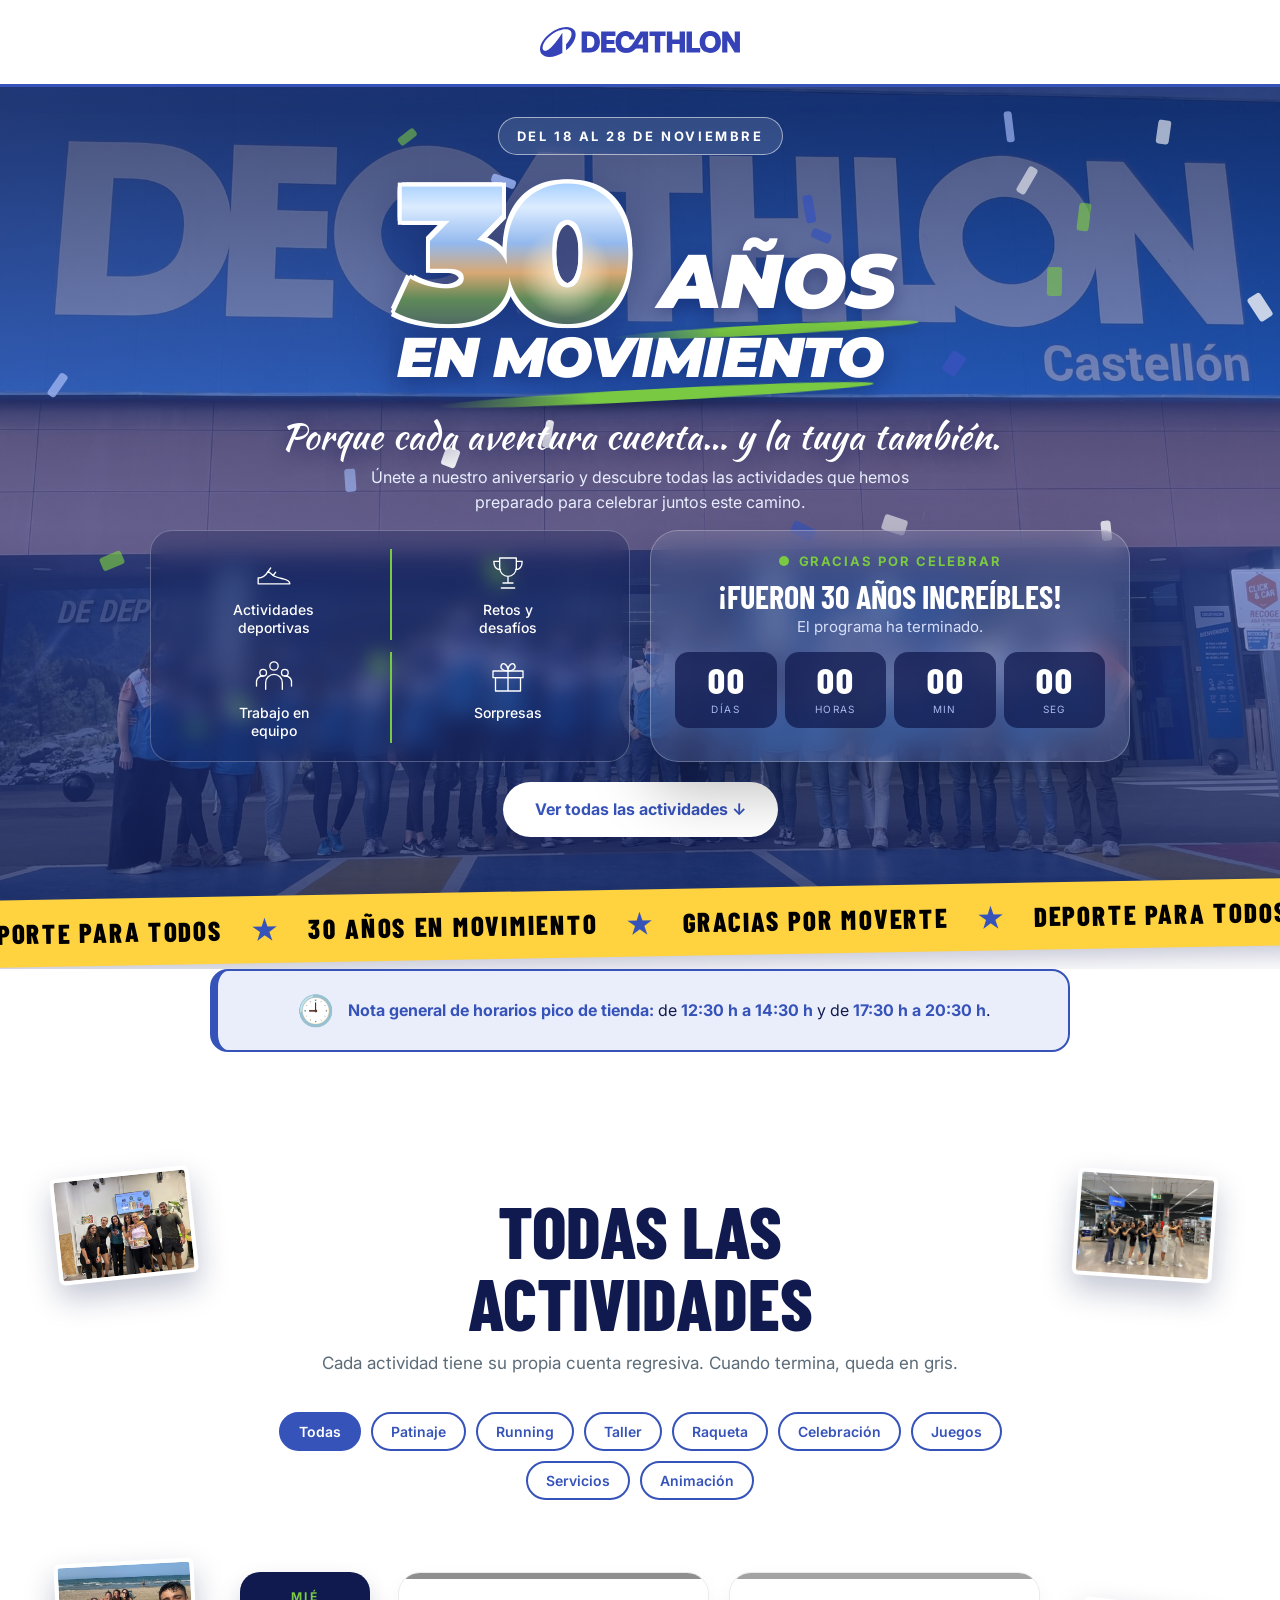
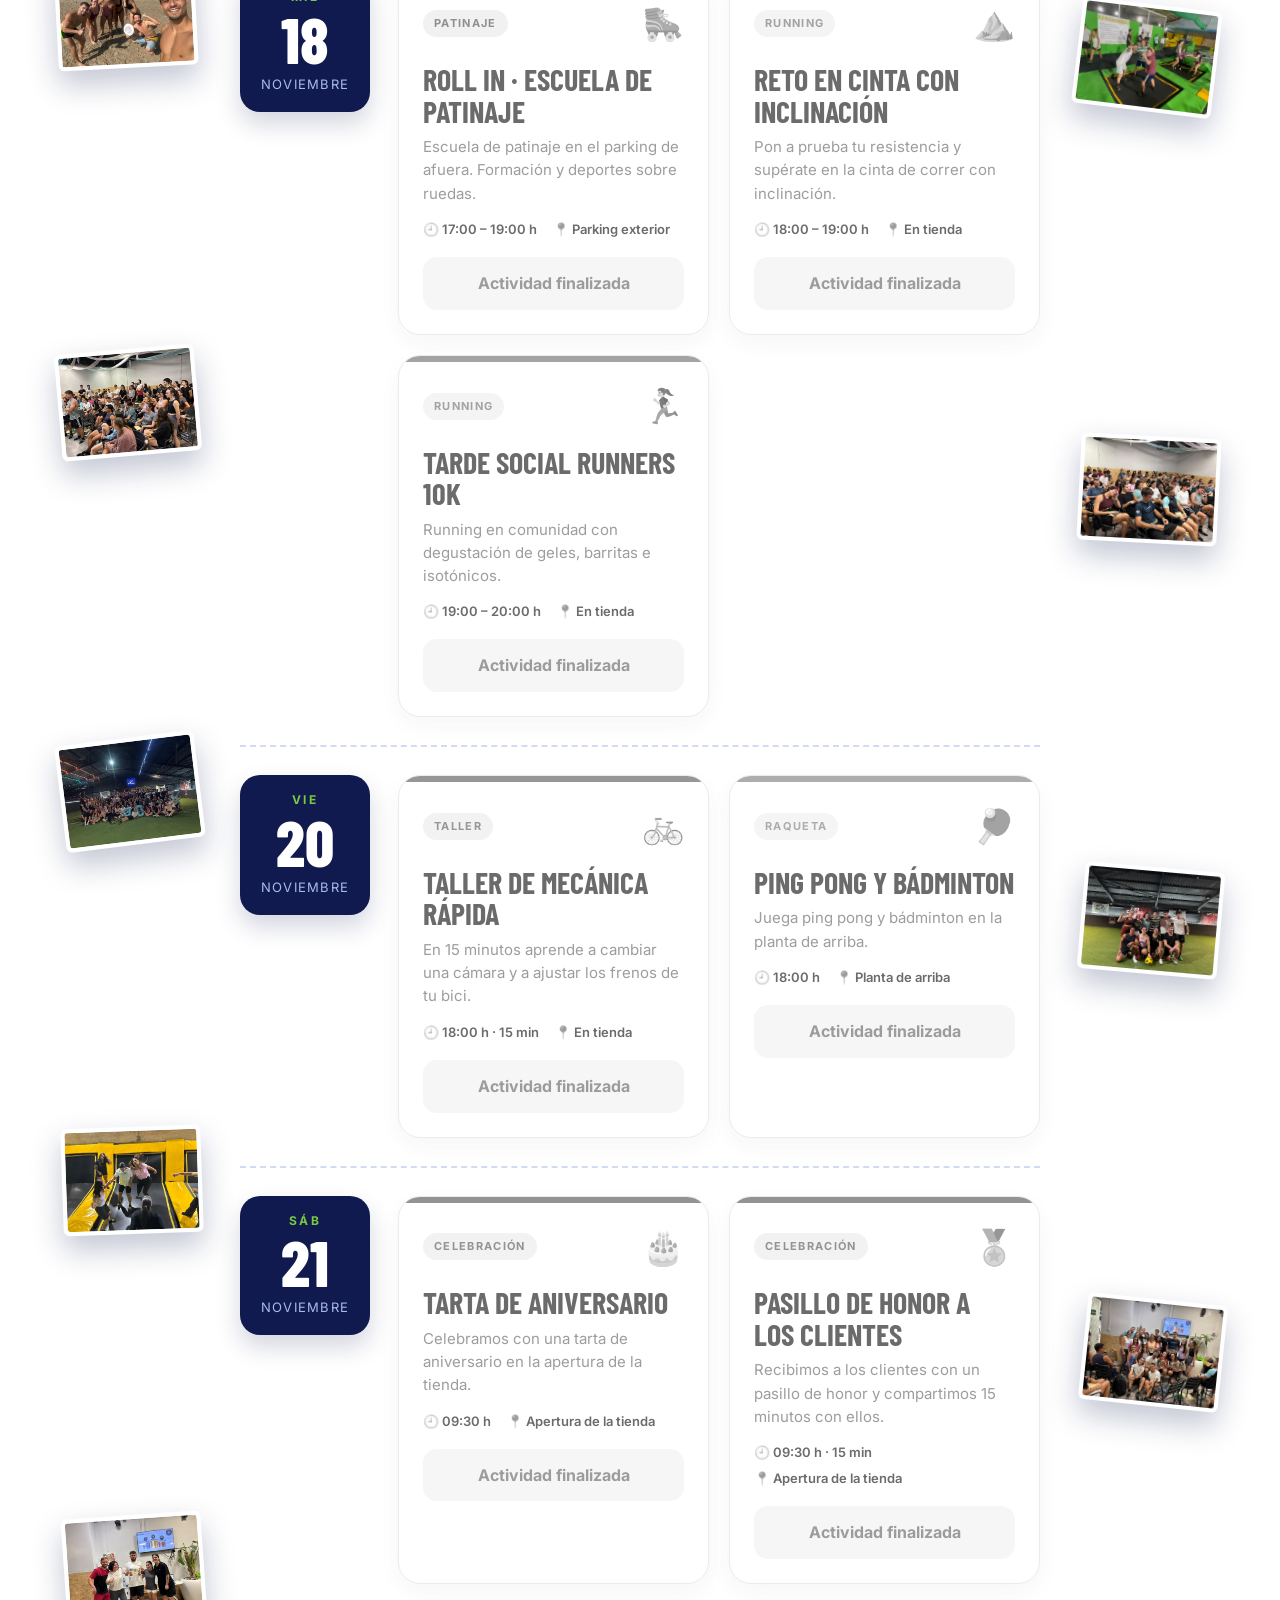
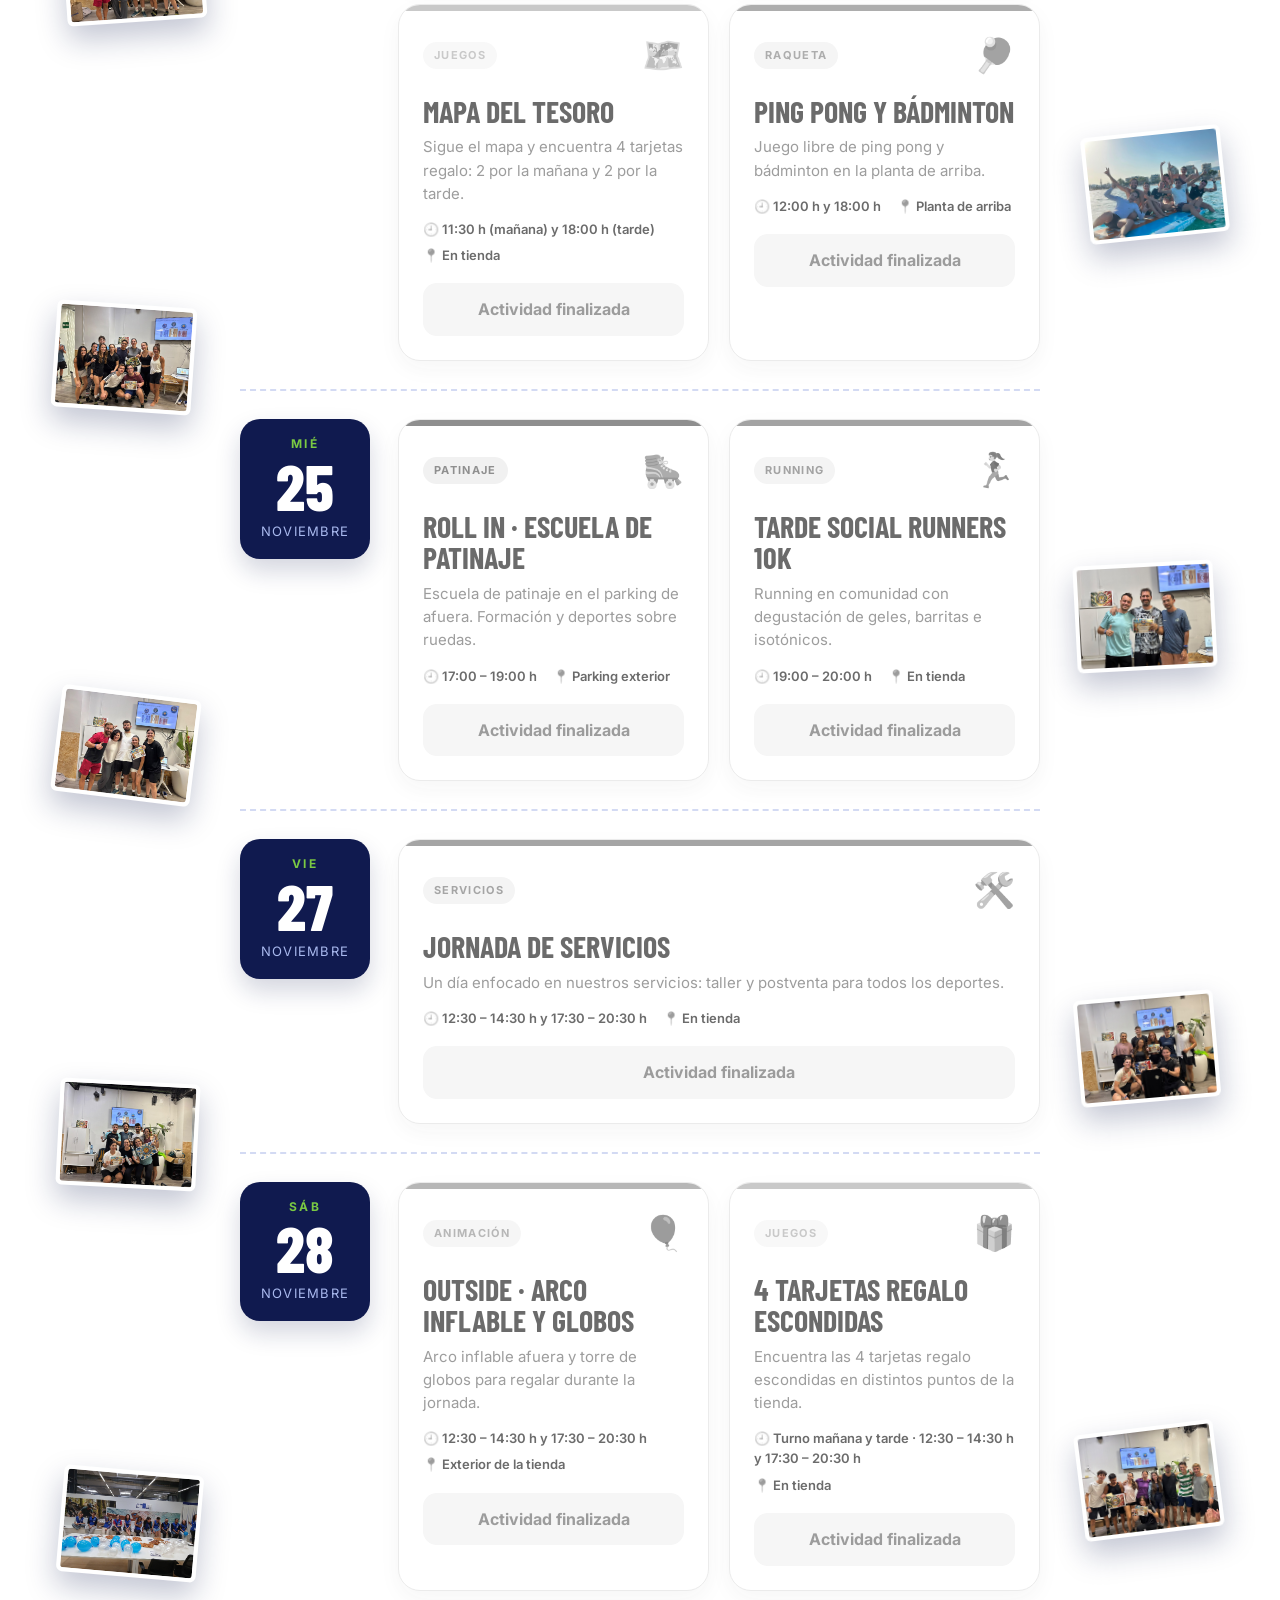
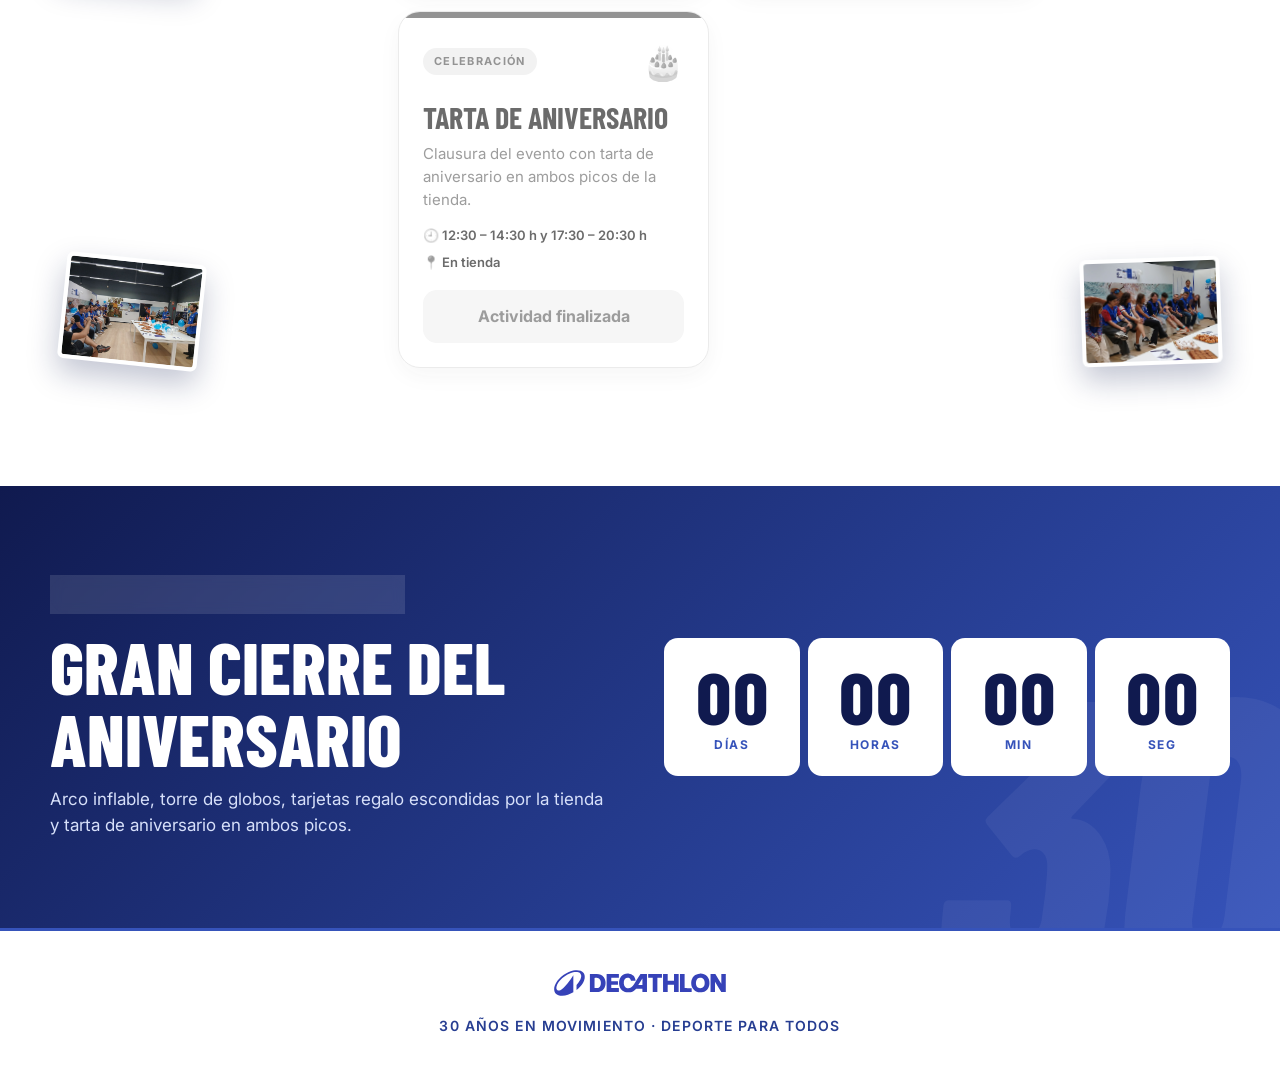
<file: index.html>
<!doctype html>
<html lang="es">
<head>
<meta charset="utf-8">
<meta name="viewport" content="width=device-width, initial-scale=1">
<title>30 Aniversario Decathlon · Programa de actividades</title>
<meta name="description" content="Celebra con nosotros 30 años de deporte para todos. Consulta todas las actividades y su cuenta regresiva.">
<link rel="preconnect" href="https://fonts.googleapis.com">
<link rel="preconnect" href="https://fonts.gstatic.com" crossorigin>
<link href="https://fonts.googleapis.com/css2?family=Barlow+Condensed:ital,wght@0,600;0,800;1,800&family=Inter:wght@400;500;600;700&family=Montserrat:ital,wght@0,900;1,900&family=Kaushan+Script&display=swap" rel="stylesheet">
<link rel="stylesheet" href="styles.css">
</head>
<body>

<header class="nav">
  <div class="wrap nav__in">
    <a class="brand" href="#top" aria-label="Decathlon"><img src="images/Decathlon-logo.svg" alt="Decathlon"></a>
  </div>
</header>

<main id="top">
  <section class="hero">
    <div class="hero__bg" aria-hidden="true">
      <div class="slides">
        <div class="slide on" style="background-image:url('images/hero-1.jpg')"></div>
        <div class="slide" style="background-image:url('images/hero-2.jpg')"></div>
      </div>
      <div class="confetti" id="confetti"></div>
    </div>

    <div class="wrap hero__in">
      <p class="eyebrow">Del 18 al 28 de noviembre</p>

      <h1 class="mega" aria-label="30 años en movimiento">
        <span class="big30" data-text="30" aria-hidden="true">30</span>
        <span class="anos">AÑOS<span class="swoosh"></span></span>
      </h1>
      <p class="mov">En movimiento<span class="swoosh"></span></p>
      <p class="slogan">Porque cada aventura cuenta… y la tuya también.</p>
      <p class="lead">Únete a nuestro aniversario y descubre todas las actividades que hemos preparado para celebrar juntos este camino.</p>

      <div class="hero__row">
      <div class="feats">
        <div><svg viewBox="0 0 48 48"><path d="M5 30c6 0 9-3 12-8l6 5c3 2 8 3 12 4 4 1 8 2 8 6H5z"/><path d="M17 22l3-4M23 27l3-4"/></svg>Actividades<br>deportivas</div>
        <div><svg viewBox="0 0 48 48"><path d="M14 6h20v12a10 10 0 0 1-20 0zM14 10H7c0 7 3 10 8 10M34 10h7c0 7-3 10-8 10M24 28v8M16 42h16M18 36h12"/></svg>Retos y<br>desafíos</div>
        <div><svg viewBox="0 0 48 48"><circle cx="24" cy="12" r="5"/><circle cx="11" cy="20" r="4"/><circle cx="37" cy="20" r="4"/><path d="M14 40v-8a10 10 0 0 1 20 0v8M3 36v-6a8 8 0 0 1 8-6M45 36v-6a8 8 0 0 0-8-6"/></svg>Trabajo en<br>equipo</div>
        <div><svg viewBox="0 0 48 48"><rect x="6" y="18" width="36" height="8"/><path d="M9 26h30v16H9zM24 18v24M24 18c-6 0-10-3-8-7s8-1 8 7c0-8 6-11 8-7s-2 7-8 7"/></svg>Sorpresas</div>
      </div>

      <aside class="next" aria-live="polite">
        <p class="next__label"><span class="dot"></span><span id="nextLabel">Próxima actividad</span></p>
        <h2 id="nextTitle">—</h2>
        <p class="next__when" id="nextWhen"></p>
        <div class="cd cd--lg" id="nextCd">
          <div><b data-u="d">00</b><small>días</small></div>
          <div><b data-u="h">00</b><small>horas</small></div>
          <div><b data-u="m">00</b><small>min</small></div>
          <div><b data-u="s">00</b><small>seg</small></div>
        </div>
      </aside>
      </div>
      <a class="btn" href="#programa">Ver todas las actividades ↓</a>
    </div>

    <div class="marquee-wrap"><div class="marquee" aria-hidden="true">
      <div class="marquee__track">
        <span>DEPORTE PARA TODOS</span><span>★</span><span>30 AÑOS EN MOVIMIENTO</span><span>★</span><span>GRACIAS POR MOVERTE</span><span>★</span>
        <span>DEPORTE PARA TODOS</span><span>★</span><span>30 AÑOS EN MOVIMIENTO</span><span>★</span><span>GRACIAS POR MOVERTE</span><span>★</span>
      </div>
    </div></div>
  </section>

  <section class="note" aria-label="Nota general de horarios">
    <div class="wrap note__in">
      <span class="note__ico" aria-hidden="true">🕘</span>
      <p><b>Nota general de horarios pico de tienda:</b> de <b>12:30 h a 14:30 h</b> y de <b>17:30 h a 20:30 h</b>.</p>
    </div>
  </section>

  <section class="section" id="programa">
    <div class="stage">
      <div class="side side--l" data-side="l" aria-hidden="true"></div>
      <div class="wrap wrap--center">
        <div class="section__head">
          <p class="eyebrow eyebrow--blue">Programa</p>
          <h2 class="title">Todas las actividades</h2>
          <p class="sub">Cada actividad tiene su propia cuenta regresiva. Cuando termina, queda en gris.</p>
        </div>
        <div class="filters" id="filters" role="tablist" aria-label="Filtrar por categoría"></div>
        <div class="days" id="days"></div>
      </div>
      <div class="side side--r" data-side="r" aria-hidden="true"></div>
    </div>
  </section>

  <section class="section final" id="final">
    <div class="wrap final__in">
      <div>
        <p class="eyebrow">Sábado 28 de noviembre · Cierre</p>
        <h2 class="title title--light">Gran cierre del aniversario</h2>
        <p class="sub sub--light">Arco inflable, torre de globos, tarjetas regalo escondidas por la tienda y tarta de aniversario en ambos picos.</p>
      </div>
      <div class="cd cd--xl" id="finalCd">
        <div><b data-u="d">00</b><small>días</small></div>
        <div><b data-u="h">00</b><small>horas</small></div>
        <div><b data-u="m">00</b><small>min</small></div>
        <div><b data-u="s">00</b><small>seg</small></div>
      </div>
    </div>
  </section>
</main>

<footer class="foot">
  <div class="wrap foot__in">
    <a class="brand" href="#top" aria-label="Decathlon"><img src="images/Decathlon-logo.svg" alt="Decathlon"></a>
    <p>30 años en movimiento · Deporte para todos</p>
  </div>
</footer>

<script src="script.js"></script>
</body>
</html>
</file>
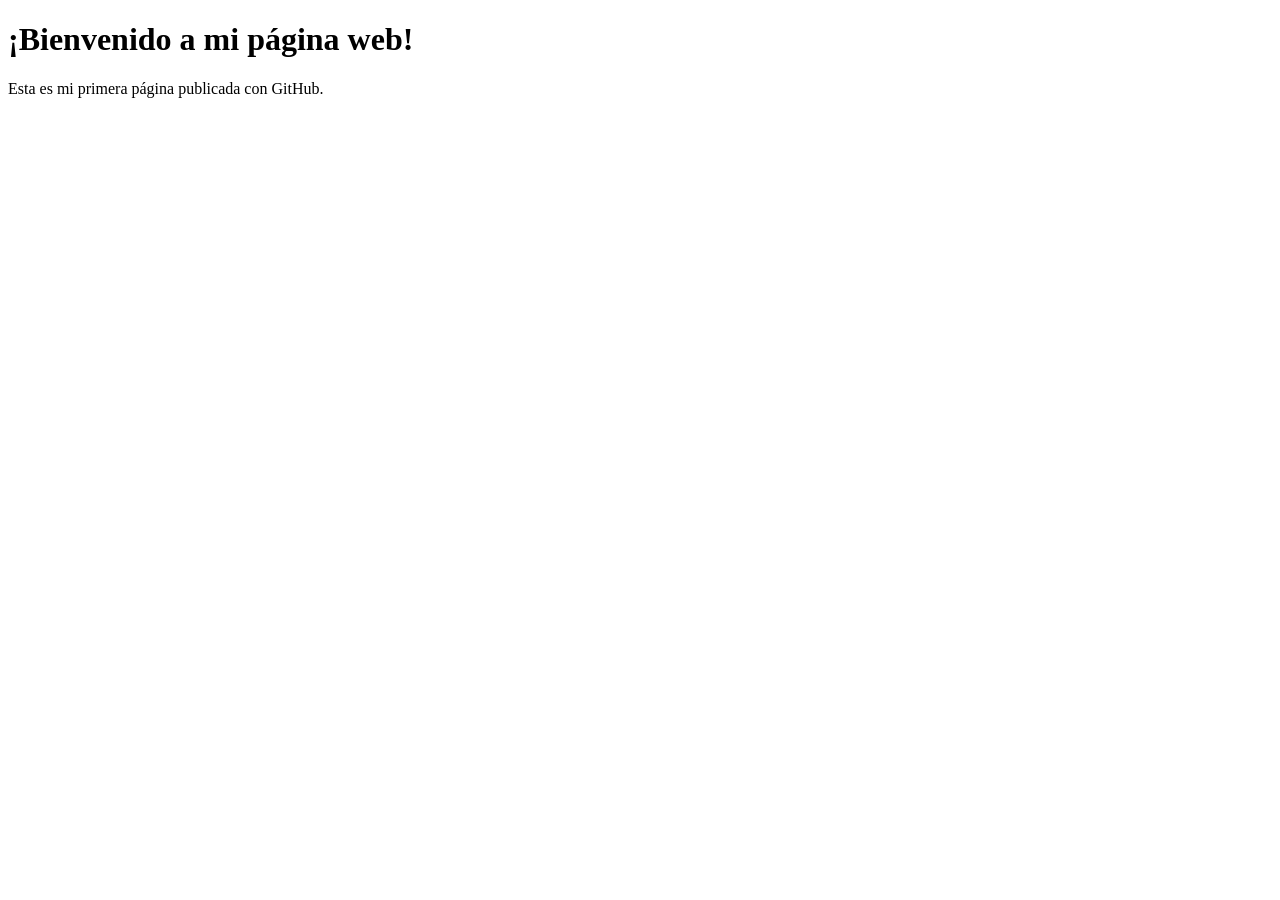
<file: Hi.html>
<!DOCTYPE html>
<html lang="es">
<head>
    <meta charset="UTF-8">
    <title>Mi primera web</title>
</head>
<body>
    <h1>¡Bienvenido a mi página web!</h1>
    <p>Esta es mi primera página publicada con GitHub.</p>
</body>
</html>
</file>
<file: styles.css>
:root{
  --blue:#3653BA;
  --blue-d:#263d91;
  --navy:#101a4f;
  --ink:#0d1b26;
  --sky:#eaeefb;
  --white:#fff;
  --lime:#7ac943;
  --muted:#5b6b78;
  --radius:22px;
  --font-d:'Barlow Condensed',Impact,sans-serif;
  --font-b:'Inter',system-ui,sans-serif;
}
*{box-sizing:border-box;margin:0;padding:0}
html{scroll-behavior:smooth}
body{font-family:var(--font-b);color:var(--ink);background:#fff;line-height:1.55;-webkit-font-smoothing:antialiased}
.wrap{width:min(1180px,100% - 32px);margin-inline:auto}
a{color:inherit;text-decoration:none}

/* NAV (logo centrado sobre blanco) */
.nav{position:sticky;top:0;z-index:50;background:#fff;box-shadow:0 4px 24px rgba(54,83,186,.12);border-bottom:3px solid var(--blue)}
.nav__in{display:flex;align-items:center;justify-content:center;height:84px}
.brand{display:block;line-height:0}
.brand img{height:42px;width:auto;display:block}

/* HERO */
.hero{position:relative;color:#fff;overflow:hidden;padding:30px 0 0;isolation:isolate;
  background:linear-gradient(180deg,#1c3a9e 0%,var(--blue) 35%,#5a86e0 70%,#8fb5f0 100%)}
.hero__bg{position:absolute;inset:0;z-index:-1;background:var(--navy)}
.slides,.slide{position:absolute;inset:0}
.slide{background-size:cover;background-position:center 35%;opacity:0;transform:scale(1.04);transition:opacity 1.6s ease,transform 7s ease-out}
.slide.on{opacity:1;transform:scale(1.12)}
.hero__bg::after{content:"";position:absolute;inset:0;background:linear-gradient(180deg,rgba(16,26,79,.72) 0%,rgba(54,83,186,.55) 50%,rgba(16,26,79,.8) 100%)}
.confetti{position:absolute;inset:0;pointer-events:none;z-index:1}
.confetti i{position:absolute;display:block;width:12px;height:26px;border-radius:3px;animation:float 7s ease-in-out infinite}
@keyframes float{0%,100%{transform:translateY(0) rotate(var(--r))}50%{transform:translateY(-18px) rotate(calc(var(--r) + 25deg))}}

.hero__in{position:relative;display:flex;flex-direction:column;align-items:center;text-align:center;padding-bottom:40px}
.eyebrow{display:inline-block;font-weight:700;font-size:13px;letter-spacing:.2em;text-transform:uppercase;padding:8px 18px;border:1px solid rgba(255,255,255,.55);background:rgba(255,255,255,.12);backdrop-filter:blur(6px);border-radius:99px;margin-bottom:10px}
.eyebrow--blue{color:var(--blue);border-color:var(--blue);background:transparent}

/* 30 AÑOS */
.mega{position:relative;display:flex;align-items:center;justify-content:center;gap:clamp(6px,2vw,24px);margin-top:6px}
.big30{position:relative;isolation:isolate;font-family:'Montserrat',sans-serif;font-weight:900;font-size:clamp(110px,15vw,210px);line-height:.85;letter-spacing:-.07em;padding:0 .08em 0 .06em;
  color:transparent;
  background:
    radial-gradient(circle at 72% 62%,#ffeccb 0,rgba(255,236,203,0) 22%),
    linear-gradient(180deg,#8cc2ff 0%,#dcecff 22%,#93b9ee 44%,#d8a874 62%,#5f8a58 78%,#4a5f6a 100%);
  -webkit-background-clip:text;background-clip:text;
  filter:drop-shadow(4px 0 0 #fff) drop-shadow(-4px 0 0 #fff) drop-shadow(0 4px 0 #fff) drop-shadow(0 -4px 0 #fff) drop-shadow(0 18px 28px rgba(10,20,80,.45))}
.anos{align-self:flex-start;margin-top:14%;font-family:'Montserrat',sans-serif;font-weight:900;font-style:italic;font-size:clamp(34px,6vw,76px);line-height:1;color:#fff;text-shadow:0 6px 18px rgba(10,20,80,.45);position:relative;padding-bottom:16px}
.swoosh{display:block;height:10px;border-radius:50%;background:linear-gradient(90deg,rgba(122,201,67,0),var(--lime) 35%,var(--lime));transform:rotate(-3deg);margin-top:4px;filter:drop-shadow(0 3px 6px rgba(0,0,0,.25))}
.anos .swoosh{position:absolute;left:-20%;right:-10%;bottom:0}

.mov{position:relative;font-family:'Montserrat',sans-serif;font-weight:900;font-style:italic;text-transform:uppercase;font-size:clamp(28px,4.4vw,60px);line-height:1;letter-spacing:-.02em;margin-top:-.1em;text-shadow:0 8px 24px rgba(10,20,80,.5);padding-bottom:22px}
.mov .swoosh{position:absolute;left:8%;right:2%;bottom:6px;height:12px}
.slogan{margin-top:10px!important;font-family:'Kaushan Script',cursive;font-size:clamp(22px,2.8vw,36px);line-height:1.1;margin:18px 0 8px;text-shadow:0 5px 18px rgba(10,20,80,.5);max-width:820px}
.lead{max-width:600px;font-size:18px;color:#e8eeff;margin:0 0 16px;font-size:16px}

.feats{display:grid;grid-template-columns:repeat(4,1fr);width:100%;margin-bottom:0;background:rgba(16,26,79,.28);backdrop-filter:blur(10px);border:1px solid rgba(255,255,255,.25);border-radius:22px;padding:18px 6px}
.feats div{display:flex;flex-direction:column;align-items:center;gap:8px;padding:4px 10px;font-size:14px;font-weight:500;line-height:1.25}
.feats div+div{border-left:2px solid var(--lime)}
.feats svg{width:40px;height:40px;stroke:#fff;fill:none;stroke-width:1.6;stroke-linecap:round;stroke-linejoin:round}

.btn{display:inline-block;background:#fff;color:var(--blue);font-weight:700;padding:15px 32px;border-radius:99px;box-shadow:0 12px 28px rgba(10,20,80,.35);transition:transform .2s,box-shadow .2s;margin-top:20px}
.btn:hover{transform:translateY(-3px);box-shadow:0 18px 34px rgba(10,20,80,.4)}

/* NEXT CARD */
.next{width:min(640px,100%);text-align:center;background:rgba(255,255,255,.1);border:1px solid rgba(255,255,255,.25);backdrop-filter:blur(14px);border-radius:28px;padding:20px 24px;box-shadow:0 30px 60px rgba(0,0,0,.25)}
.next__label{display:flex;justify-content:center;align-items:center;gap:10px;font-weight:700;font-size:13px;letter-spacing:.15em;text-transform:uppercase;color:var(--lime)}
.dot{width:10px;height:10px;border-radius:50%;background:var(--lime);animation:pulse 1.6s infinite}
@keyframes pulse{0%{box-shadow:0 0 0 0 rgba(255,210,63,.7)}100%{box-shadow:0 0 0 14px rgba(255,210,63,0)}}
.next h2{font-family:var(--font-d);font-size:32px;line-height:1.05;margin:8px 0 2px;text-transform:uppercase}
.next__when{color:#d7e0fa;margin-bottom:14px;font-size:15px}

/* COUNTDOWN */
.cd{display:grid;grid-template-columns:repeat(4,1fr);gap:8px}
.cd>div{display:flex;flex-direction:column;align-items:center;background:var(--navy);color:#fff;border-radius:14px;padding:10px 4px}
.cd b{font-family:var(--font-d);font-size:30px;font-weight:800;line-height:1;font-variant-numeric:tabular-nums}
.cd small{font-size:10px;letter-spacing:.14em;text-transform:uppercase;color:#a9b9ee;margin-top:4px}
.cd--lg b{font-size:36px}
.cd--lg>div{padding:10px 4px;background:rgba(16,26,79,.75)}
.cd--xl>div{padding:22px 6px;background:#fff;color:var(--navy)}
.cd--xl b{font-size:clamp(40px,6vw,72px)}
.cd--xl small{color:var(--blue);font-weight:700;font-size:12px}

/* MARQUEE */
.marquee-wrap{position:relative;overflow:hidden;padding:14px 0;background:linear-gradient(180deg,transparent 50%,#fff 50%)}
.marquee{background:#ffd23f;color:#000;overflow:hidden;white-space:nowrap;transform:rotate(-1deg) scale(1.05);box-shadow:0 8px 24px rgba(10,20,80,.25)}
.marquee__track{display:inline-flex;gap:28px;padding:12px 0;font-family:var(--font-d);font-weight:800;font-size:26px;letter-spacing:.08em;animation:slide 26s linear infinite}
.marquee__track span:nth-child(even){color:var(--blue)}
@keyframes slide{to{transform:translateX(-50%)}}

/* SECTIONS */
.section{padding:90px 0}
.section__head{text-align:center;max-width:640px;margin:0 auto 36px}
.section__head .eyebrow{margin-bottom:14px}
.title{font-family:var(--font-d);font-size:clamp(44px,6vw,72px);line-height:1;text-transform:uppercase;color:var(--navy);font-weight:800}
.title--light{color:#fff}
.sub{color:var(--muted);margin-top:12px;font-size:17px}
.sub--light{color:#d7e0fa}

/* FILTERS */
.filters{display:flex;flex-wrap:wrap;gap:10px;justify-content:center;margin-bottom:44px}
.chip{border:2px solid var(--blue);background:transparent;color:var(--blue);font:600 14px var(--font-b);padding:9px 18px;border-radius:99px;cursor:pointer;transition:.2s}
.chip:hover{background:var(--sky)}
.chip.on{background:var(--blue);color:#fff}

/* DAYS */
.day{display:grid;grid-template-columns:130px 1fr;gap:28px;padding:28px 0;border-top:2px dashed #d3daf3}
.day:first-child{border-top:0}
.day__date{position:sticky;top:84px;align-self:start;text-align:center;background:var(--navy);color:#fff;border-radius:20px;padding:16px 8px;box-shadow:0 12px 24px rgba(16,26,79,.18)}
.day__date small{display:block;font-size:12px;letter-spacing:.2em;text-transform:uppercase;color:var(--lime);font-weight:700}
.day__date b{display:block;font-family:var(--font-d);font-size:64px;line-height:1;font-weight:800}
.day__date span{font-size:13px;color:#a9b9ee;text-transform:uppercase;letter-spacing:.1em}
.day.today .day__date{background:var(--blue)}
.day__list{display:grid;grid-template-columns:repeat(auto-fit,minmax(300px,1fr));gap:20px}

/* CARD */
.card{position:relative;background:#fff;border:1px solid #d9e0f4;border-radius:var(--radius);padding:24px;box-shadow:0 8px 24px rgba(30,50,130,.07);transition:transform .25s,box-shadow .25s;overflow:hidden}
.card::before{content:"";position:absolute;inset:0 0 auto 0;height:6px;background:var(--c,var(--blue))}
.card:hover{transform:translateY(-6px);box-shadow:0 20px 40px rgba(30,50,130,.15)}
.card__top{display:flex;align-items:center;justify-content:space-between;margin-bottom:14px}
.tag{font-size:11px;font-weight:700;letter-spacing:.12em;text-transform:uppercase;color:var(--c,var(--blue));background:color-mix(in srgb,var(--c,var(--blue)) 12%,#fff);padding:5px 11px;border-radius:99px}
.ico{font-size:34px}
.card h3{font-family:var(--font-d);font-size:30px;line-height:1.05;text-transform:uppercase;color:var(--navy);margin-bottom:8px}
.card p{color:var(--muted);font-size:15px;margin-bottom:14px}
.meta{display:flex;flex-wrap:wrap;gap:6px 16px;font-size:13px;font-weight:600;color:var(--navy);margin-bottom:18px}
.card .cd>div{background:var(--sky);color:var(--navy)}
.card .cd small{color:var(--blue)}
.card .cd b{font-size:26px}
.state{display:none;text-align:center;font-weight:700;padding:14px;border-radius:14px}
.card.live .cd,.card.done .cd{display:none}
.card.live .state,.card.done .state{display:block}
.card.live .state{background:#e6f9ec;color:#128a3c}
.card.live .state::before{content:"● "}
.card.done{opacity:.65;filter:grayscale(1)}
.card.done:hover{transform:none}
.card.done .state{background:#eef1f3;color:#667}
.card.hide,.day.hide{display:none}

/* FINAL */
.final{background:linear-gradient(135deg,var(--navy),var(--blue-d) 60%,var(--blue));position:relative;overflow:hidden}
.final::after{content:"30";position:absolute;right:-20px;bottom:-110px;font-family:var(--font-d);font-style:italic;font-weight:800;font-size:420px;line-height:1;color:rgba(255,255,255,.05);pointer-events:none}
.final__in{position:relative;display:grid;grid-template-columns:1fr 1fr;gap:48px;align-items:center;z-index:1}
.final .eyebrow{color:var(--lime);border-color:var(--lime);margin-bottom:16px}

/* FOOT */
.foot{background:#fff;border-top:3px solid var(--blue);color:var(--blue-d);padding:34px 0}
.foot__in{display:flex;flex-direction:column;align-items:center;gap:14px;text-align:center}
.foot .brand img{height:36px}
.foot p{font-weight:600;font-size:14px;letter-spacing:.08em;text-transform:uppercase}

/* RESPONSIVE */
@media (max-width:900px){
  .final__in{grid-template-columns:1fr}
  .day{grid-template-columns:1fr;gap:16px}
  .day__date{position:static;display:flex;align-items:center;justify-content:center;gap:14px;padding:10px}
  .day__date b{font-size:40px}
  .feats{grid-template-columns:repeat(2,1fr);row-gap:16px}
  .feats div:nth-child(3){border-left:0}
}
@media (max-width:480px){
  .day__list{grid-template-columns:1fr}
  .next h2{font-size:32px}
  .cd--lg b{font-size:36px}
  .brand img{height:32px}
  .nav__in{height:68px}
  .anos{margin-top:8%}
}
@media (prefers-reduced-motion:reduce){*{animation:none!important;transition:none!important}}

/* NOTA DE HORARIOS */
.note{background:#fff;padding:6px 0 0}
.note__in{display:flex;align-items:center;justify-content:center;gap:14px;background:var(--sky);border:2px solid var(--blue);border-left-width:8px;border-radius:18px;padding:16px 22px;max-width:860px;margin-top:-6px}
.note__ico{font-size:30px}
.note p{color:var(--navy);font-size:16px}
.note b{color:var(--blue)}

/* ESCENARIO + FOTOS LATERALES */
.section{overflow-x:clip}
.stage{position:relative}
.wrap--center{width:min(840px,100% - 32px)}
.side{display:none}
.ph{margin:0;background:#fff;padding:8px 8px 8px;border-radius:6px;box-shadow:0 14px 30px rgba(16,26,79,.25);transition:transform .35s,box-shadow .35s}
.ph img{display:block;width:100%;aspect-ratio:4/3;object-fit:cover;border-radius:3px}


.hero__row{display:grid;grid-template-columns:1fr 1fr;gap:20px;width:min(980px,100%);align-items:stretch}
.hero__row .feats{grid-template-columns:repeat(2,1fr);row-gap:12px;align-content:center}
.hero__row .feats div:nth-child(3){border-left:0}
.hero__row .next{width:100%}
@media (max-width:820px){.hero__row{grid-template-columns:1fr}.hero__row .feats{grid-template-columns:repeat(2,1fr)}}
/* fotos más grandes, pegadas al borde */
.wrap--center{width:min(800px,100% - 32px)}


/* visor ampliado */
.ph img{cursor:zoom-in}
.lightbox{position:fixed;inset:0;z-index:100;display:grid;place-items:center;padding:24px;background:rgba(10,16,48,.88);backdrop-filter:blur(6px);opacity:0;visibility:hidden;transition:opacity .25s,visibility .25s;cursor:zoom-out}
.lightbox.open{opacity:1;visibility:visible}
.lightbox img{max-width:min(94vw,1400px);max-height:90vh;width:auto;height:auto;border:10px solid #fff;border-radius:8px;box-shadow:0 30px 80px rgba(0,0,0,.6);cursor:default;transform:scale(.92);transition:transform .3s}
.lightbox.open img{transform:scale(1)}
.lightbox button{position:absolute;top:16px;right:20px;width:44px;height:44px;border:0;border-radius:50%;background:#fff;color:var(--blue);font-size:30px;line-height:1;cursor:pointer}

/* galerías móviles entre días */
.gal{display:none}
@media (max-width:1199px){
  .gal{display:block;padding:26px 0 30px}
  .filtered .gal{display:none}
  .gal__stage{position:relative;width:min(84vw,420px);aspect-ratio:4/3.25;margin:0 auto}
  .gal__slide{position:absolute;inset:0;opacity:0;transform:rotate(var(--r)) scale(.94);transition:opacity .6s ease,transform .6s ease;pointer-events:none}
  .gal__slide.on{opacity:1;transform:rotate(calc(var(--r) / 2)) scale(1);pointer-events:auto}
  .gal__slide img{height:100%;aspect-ratio:auto}
  .gal__dots{display:flex;justify-content:center;gap:4px;margin-top:10px}
  .gal__dots button{width:26px;height:26px;border:0;background:transparent;cursor:pointer;display:grid;place-items:center;padding:0}
  .gal__dots button::before{content:"";width:9px;height:9px;border-radius:50%;background:#c3cdee;transition:.25s}
  .gal__dots button.on::before{background:var(--blue);width:22px;border-radius:6px}
}

/* HERO MÓVIL: todo en una sola pantalla */
@media (max-width:700px){
  .hero{padding-top:18px}
  .hero .eyebrow{font-size:11px;letter-spacing:.12em;padding:6px 14px}
  .big30{font-size:37vw}
  .anos{font-size:9vw;margin-top:11%}
  .mov{font-size:9.6vw;padding-bottom:16px}
  .slogan{font-size:6.2vw;margin:2px 0 14px!important}
  .hero .lead{display:none}
  .hero__row{gap:12px}
  .hero__row .feats{grid-template-columns:repeat(4,1fr);padding:10px 0;border-radius:16px}
  .hero__row .feats div:nth-child(3){border-left:2px solid var(--lime)}
  .feats div{font-size:10.5px;padding:2px 4px;gap:5px}
  .feats svg{width:28px;height:28px}
  .next{padding:14px 14px 16px;border-radius:20px}
  .next h2{font-size:25px}
  .next__when{font-size:13px;margin-bottom:10px}
  .cd--lg b{font-size:28px}
  .cd--lg>div{padding:8px 2px}
  .btn{margin-top:14px;padding:12px 24px;font-size:14px}
  .hero__in{padding-bottom:22px}
  .marquee__track{font-size:20px;padding:8px 0}
}

/* FOTOS LATERALES: proporcionales a cualquier pantalla de PC (≥1100px) */
@media (min-width:1200px){
  .stage{--side:clamp(100px,calc((100vw - 800px) / 2 - 100px),340px)}
  .side{display:flex;flex-direction:column;justify-content:space-between;gap:20px;position:absolute;top:30px;bottom:30px;width:var(--side);pointer-events:none}
  .side--l{right:calc(50% + 400px + 40px)}
  .side--r{left:calc(50% + 400px + 40px)}
  .side .ph{padding:calc(var(--side) * .03);pointer-events:auto;transform:translateX(var(--x)) rotate(var(--r))}
  .side .ph:hover{transform:translateX(var(--x)) rotate(0deg) scale(1.12);box-shadow:0 22px 44px rgba(16,26,79,.35);z-index:3}
}
</file>
